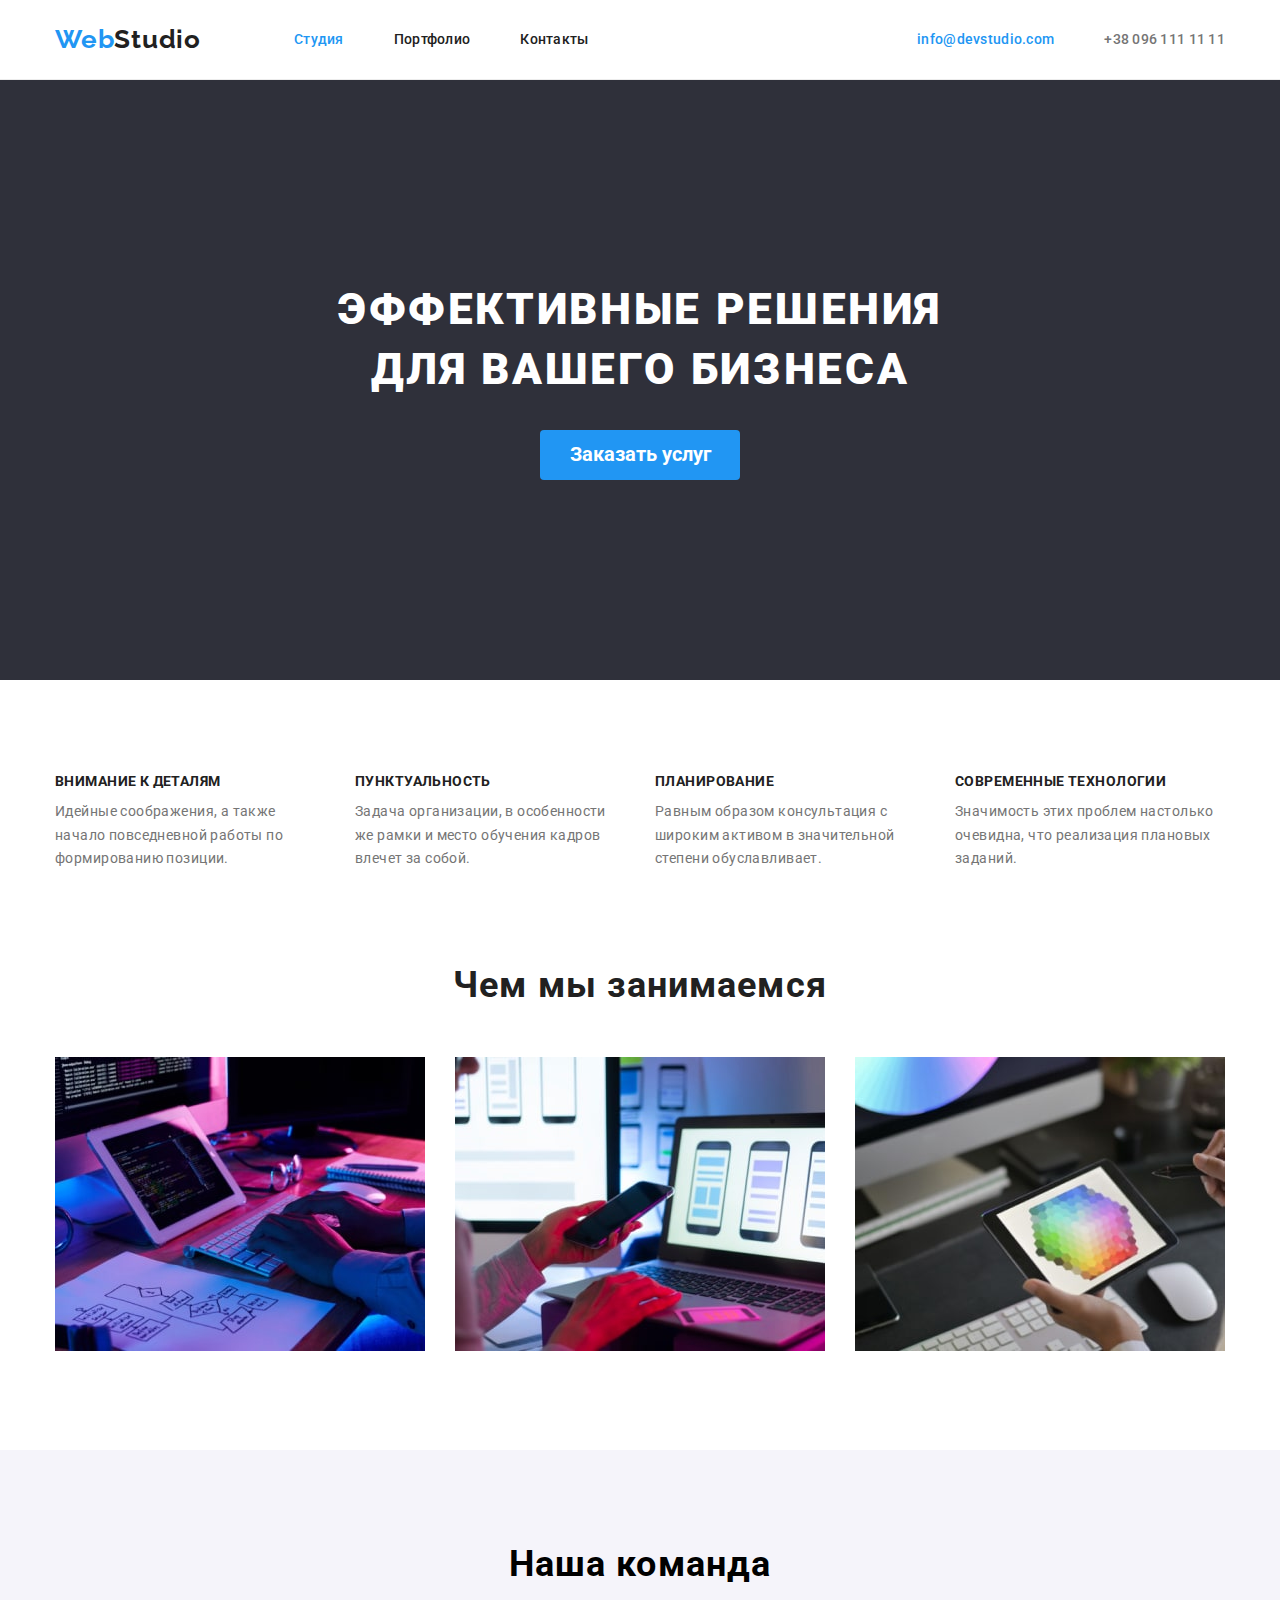
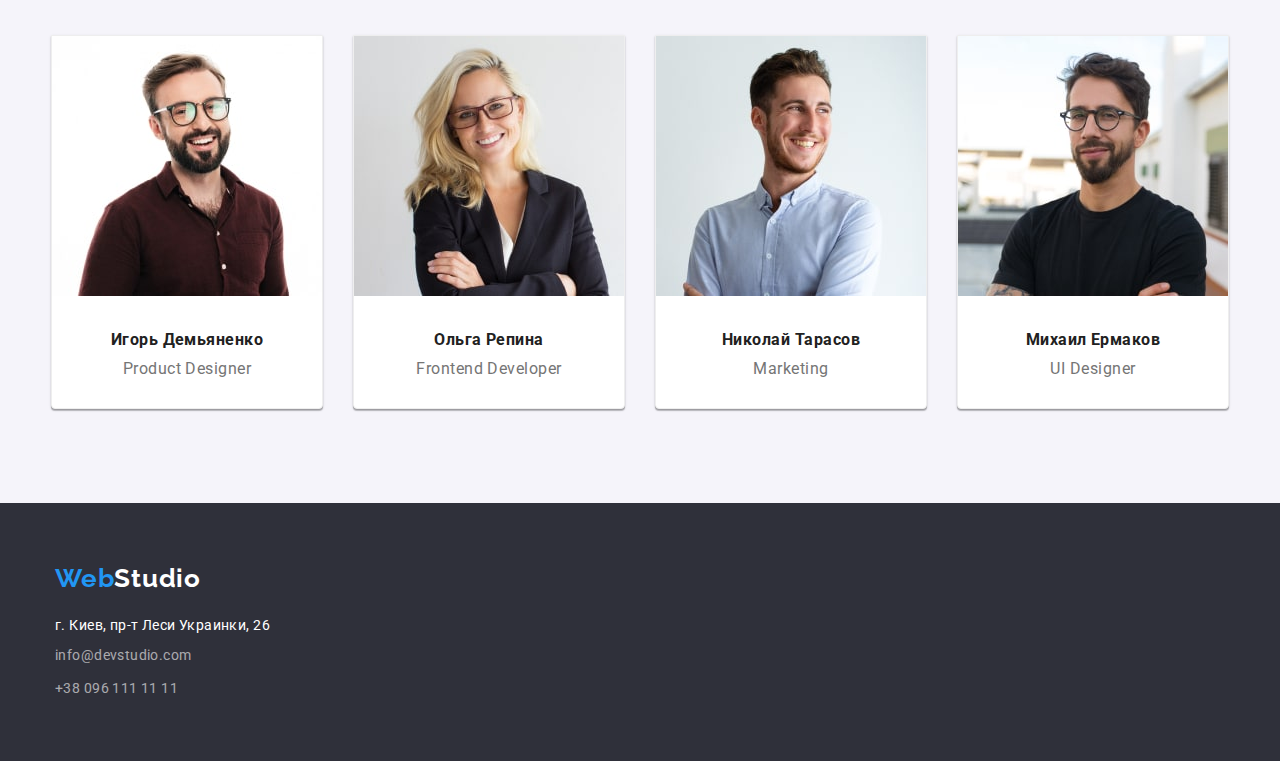
<file: index.html>
<!DOCTYPE html>
<html lang="en">
<head>
    <meta charset="UTF-8">
    <meta http-equiv="X-UA-Compatible" content="IE=edge">
    <meta name="viewport" content="width=device-width, initial-scale=1.0">
    <title>Document</title>
    <link rel="stylesheet" href="https://cdnjs.cloudflare.com/ajax/libs/modern-normalize/1.1.0/modern-normalize.min.css"
       crossorigin="anonymous"
      referrerpolicy="no-referrer"
      >
    <link rel="stylesheet" href="./css/style.css" />
    <link rel="preconnect" href="https://fonts.googleapis.com">
    <link rel="preconnect" href="https://fonts.gstatic.com" crossorigin>
    <link href="https://fonts.googleapis.com/css2?family=Raleway:wght@400;500;700;900&family=Roboto:wght@400;500;700;900&display=swap" rel="stylesheet">
    
</head>
<body>
<header class="heading ">
    <div class="container">
    <div class="all_in">
    <a class="webstydia" href="index.html">Web<span class="shit">Studio</span></a>
    <nav>
        <ul class="menu">
            <li class="menu_list"><a class="studia bly" href="index.html">Студия</a></li>
            <li class="menu_list"><a class="portfolio " href="portfolio.html">Портфолио</a></li>
            <li class="menu_list"><a  class="contacs" href="">Контакты</a></li>
        </ul>
    </nav>
    <ul class="call">
    <li class="call_top"><a class="mail" href="malito:info@devstudio.com">info@devstudio.com</a></li>
    <li class="call_top"><a class="telefon" href="tel:+380961111111">+38 096 111 11 11</a></li>
    </ul>
    </div>
</div>
</header>
<main >
    <section class="main__hi">
      
    <h1 class="hi__title">
        Эффективные решения для вашего бизнеса
    </h1>
    <button type="button" class="hi__button">Заказать услуг</button>
    </section>
    <section class="main__content " >
        <div class="container">
           
            <ul  class="content__adv"> 
                <li class="content__adv_item-title">
                    <h3 class="content__adv_item-title-text">Внимание к деталям</h3>
                    <p class="content__adv_item-text">Идейные соображения, а также начало повседневной работы по формированию позиции.</p>
                </li>
                <li class="content__adv_item-title">
                    <h3 class="content__adv_item-title-text">Пунктуальность</h3>
                    <p class="content__adv_item-text">Задача организации, в особенности же рамки и место обучения кадров влечет за собой.</p>
                </li>
                <li class="content__adv_item-title">
                    <h3 class="content__adv_item-title-text">Планирование</h3>
                    <p class="content__adv_item-text">Равным образом консультация с широким активом в значительной степени обуславливает.</p>
                </li>   
                <li class="content__adv_item-title">
                    <h3 class="content__adv_item-title-text">Современные технологии</h3>
                    <p class="content__adv_item-text">Значимость этих проблем настолько очевидна, что реализация плановых заданий.</p>
                </li>
                
            </ul>
        </div>
    </section>       
    <section class="content__what section">
        <div class="container">
        <h2 class="content__what_title">
            Чем мы занимаемся
        </h2>
            <ul class="content__what_imgs">
                <li class="interactiv">
                 <img class="content__what_imgs-image" 
                    src="./image/note.jpg" 
                    alt="мужчина с планшетом"
                    height: 294px;
                    width: 370px;
                >
                </li>
                <li class="interactiv">
                    <img class="content__what_imgs-image" 
                    src="./image/note_2.jpg" 
                    alt="мужчина с пультом "
                    height: 294px;
                    width: 370px;
                >
                </li>
                <li class="interactiv">
                    <img class="content__what_imgs-image" 
                    src="./image/note_3.jpg" 
                    alt="мужчина с цветами"
                    height: 294px;
                    width: 370px;
                >
                </li>
            </ul>
        </div>
    </section>
    <section class="workspake section">
        <div class="container">
        <h2 class="team">Наша команда</h2>
        <ul class="items-2">
            <li class="item">
                <img 
                    src="./image/igor.jpg" 
                    alt="Igor Demcheko"
                    height: 260px;
                    width: 270px;
                    >
                <div class="peoples_icon">
                <h3 class="peoples">Игорь Демьяненко</h3>
                <p class="peoples-2">Product Designer</p>
                </div>
                </img>
            </li>
            <li class="item">
                <img 
                    src="./image/olga.jpg" 
                    alt="Olga Repinna"
                    height: 260px;
                    width: 270px;>
                    <div class="peoples_icon">
                 <h3 class="peoples">Ольга Репина</h3>
                <p class="peoples-2">Frontend Developer</p>
                </div>
                </img>
            </li>
            <li class="item">
                <img 
                    src="./image/nikolya.jpg" 
                    alt="Nikolay Taracov"
                    height: 260px;
                    width: 270px;>
                    <div class="peoples_icon">
                 <h3 class="peoples">Николай Тарасов</h3>
                <p class="peoples-2">Marketing</p>
                </div>
                </img>
            </li>
            <li  class="item">
                <img 
                    src="./image/mixail.jpg" 
                    alt="Mixail Ermacov"
                    height: 260px;
                    width: 270px;>
                    <div class="peoples_icon">
                <h3 class="peoples">Михаил Ермаков</h3>
                <p class="peoples-2">UI Designer</p>
                    </div>
                </img>
            </li>
        </ul>
        </div>
    </section>
</main>
<footer class="end ">
    <div class="container">   
    <a class="webstydia_2" href="index.html">Web<span class="shit-2">Studio</span></a>   
    <address class="adress">
        <p >г. Киев, пр-т Леси Украинки, 26</p>
    </address>       
    <ul class="call-2">
        <li class="nav_bottom"> <a class="mail_2" href="malito:info@devstudio.com">info@devstudio.com</a></li>
        <li > <a class="telefon_2" href="tel:+380961111111">+38 096 111 11 11</a></li>
     </ul>
     
    </div>
</footer>
</body>
</html>
</file>
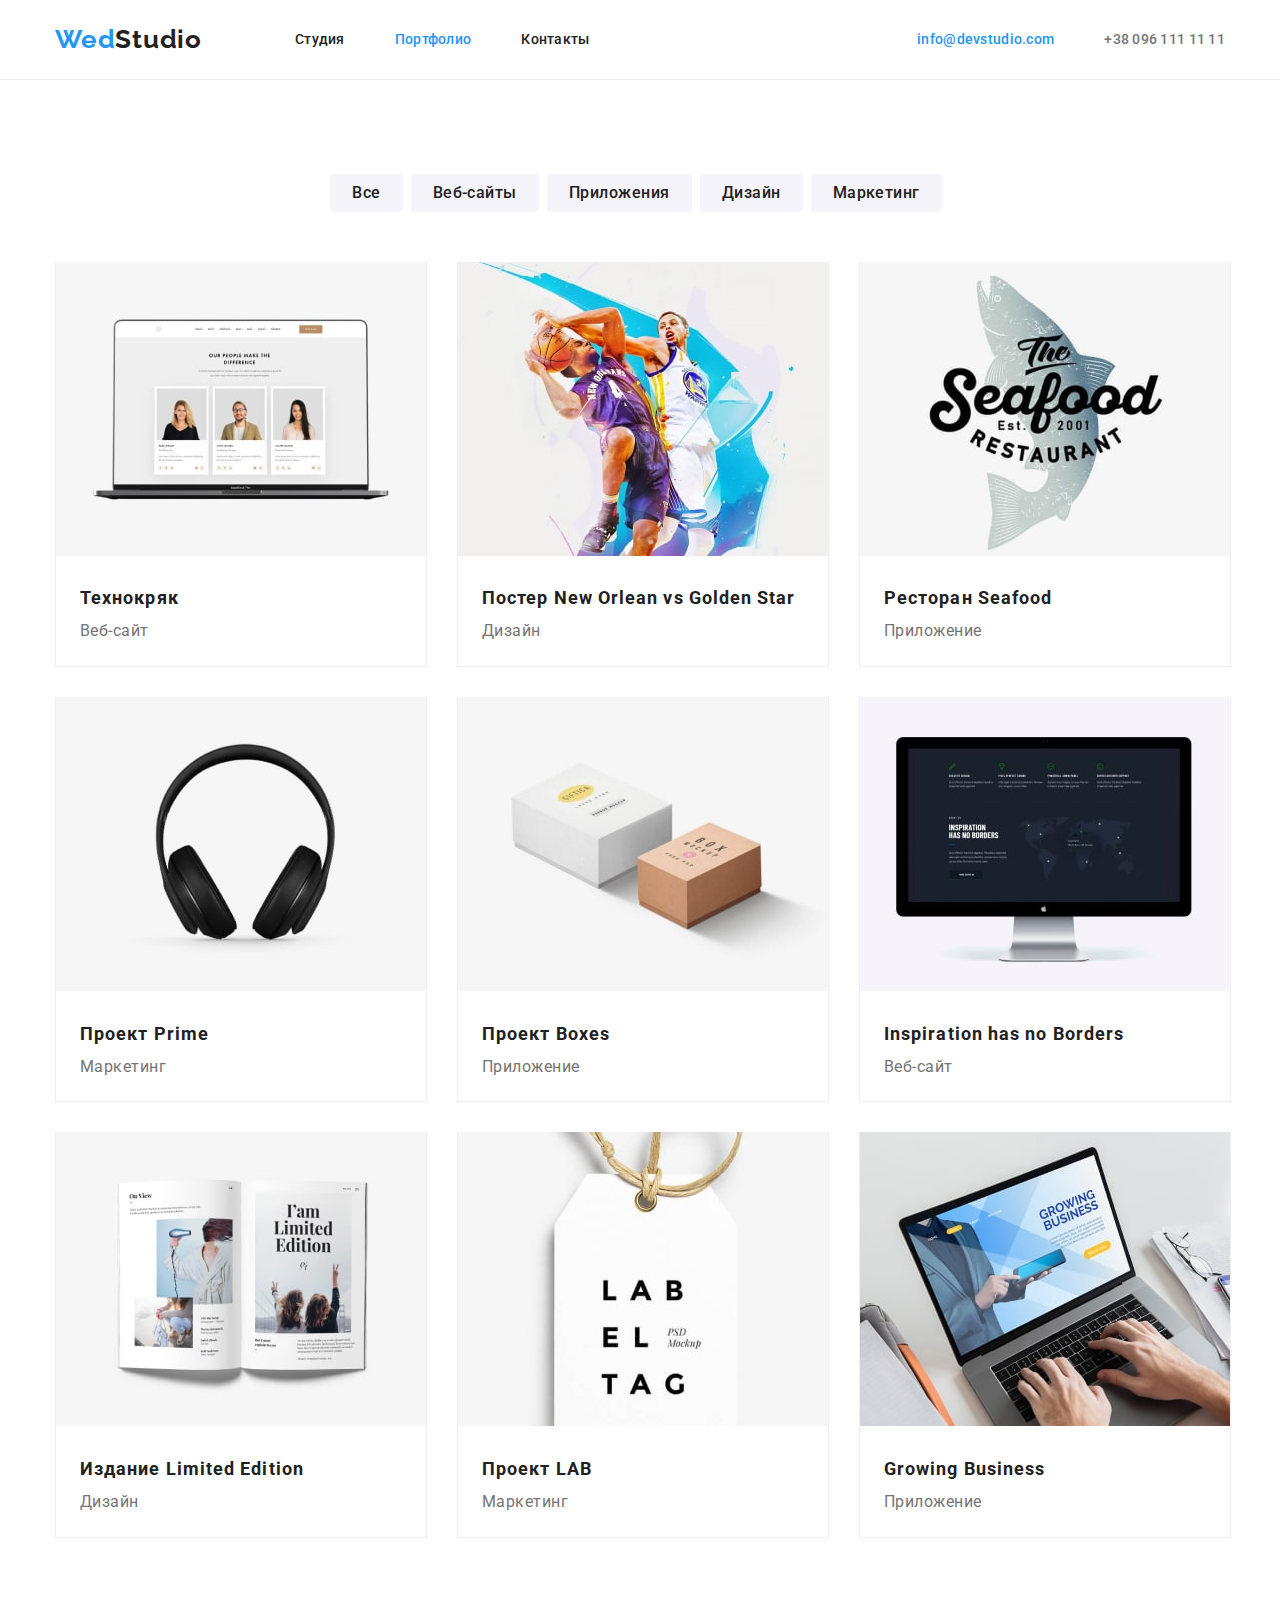
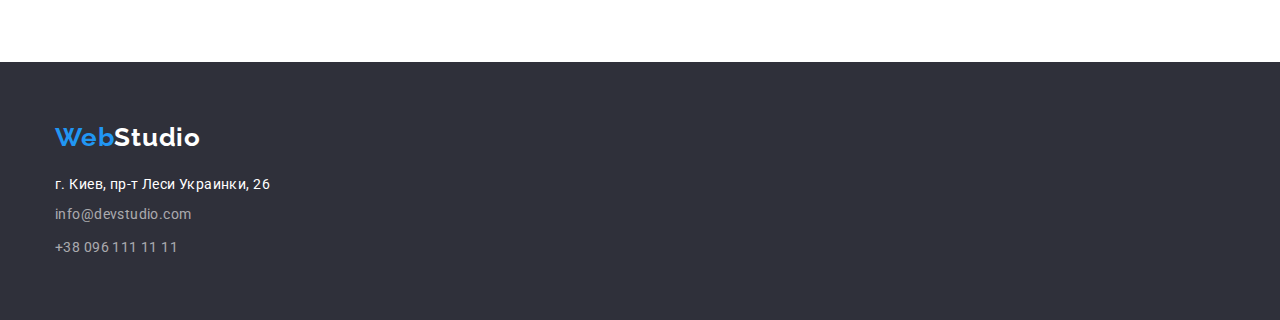
<file: portfolio.html>
<!DOCTYPE html>
<html lang="en">
<head>
    <meta charset="UTF-8">
    <meta http-equiv="X-UA-Compatible" content="IE=edge">
    <meta name="viewport" content="width=device-width, initial-scale=1.0">
    <title>Document</title>
    <link rel="stylesheet" href="https://cdnjs.cloudflare.com/ajax/libs/modern-normalize/1.1.0/modern-normalize.min.css"
        crossorigin="anonymous" 
        referrerpolicy="no-referrer"
    >
    <link rel="stylesheet" href="./css/style.css" />
    <link rel="preconnect" href="https://fonts.googleapis.com">
    <link rel="preconnect" href="https://fonts.gstatic.com" crossorigin>
    <link href="https://fonts.googleapis.com/css2?family=Raleway:wght@400;500;700;900&family=Roboto:wght@400;500;700&display=swap" rel="stylesheet">
    
</head>
<body>
<header class="heading ">
    <div class="container">
        <div class="all_in">
            <a class="webstydia" href="index.html">Wed<span class="shit">Studio</span></a>
            <nav>
                <ul class="menu">
                    <li class="menu_list"><a class="studia " href="index.html">Студия</a></li>
                    <li class="menu_list"><a class="portfolio bly" href="portfolio.html">Портфолио</a></li>
                    <li class="menu_list"><a class="contacs" href="">Контакты</a></li>
                </ul>
            </nav>
            <ul class="call">
                <li class="call_top"><a class="mail" href="malito:info@devstudio.com">info@devstudio.com</a></li>
                <li class="call_top"><a class="telefon" href="tel:+380961111111">+38 096 111 11 11</a></li>
            </ul>
        </div>
    </div>
</header>
    <main>
        <section class="main section">
            <div class="container">
                <ul class="buttons">
                    <li class="port-butts"><button class="button" type="button">Все</button></li>
                    <li class="port-butts"><button class="button" type="button">Веб-сайты</button></li>
                    <li class="port-butts"><button class="button" type="button">Приложения</button></li>
                    <li class="port-butts"><button class="button" type="button">Дизайн</button></li>
                    <li class="port-butts"><button class="button" type="button">Маркетинг</button></li>
                </ul>
            </div>   
            <div class="container">
                <ul class="items">
                    <div class="blocks">
                    <li class="item_3">
                        <img class="bot"
                            src="./image_portfolio/top_1.jpg" 
                            alt="ноутбук">
                            <div class="pictures">
                            <h3 class="bot-title">Технокряк </h3>
                            <p class="bot-pre-title">Веб-сайт</p>
                            </div>
                        </img>
                    </li>
                    </div>
                    <div class="blocks">
                    <li class="item_3">
                        <img class="bot"
                            src="./image_portfolio/top_2.jpg" 
                            alt="постер">
                            <div class="pictures">
                            <h3 class="bot-title">Постер New Orlean vs Golden Star</h3>
                            <p class="bot-pre-title">Дизайн</p>
                            </div>
                        </img>
                    </li>
                    </div>
                    <div class="blocks">
                    <li class="item_3">
                        <img class="bot"
                        src="./image_portfolio/top_3.jpg" alt="ресторан">
                            <div class="pictures">
                            <h3 class="bot-title"> Ресторан Seafood</h3>
                             <p class="bot-pre-title">Приложение</p>
                            </div>
                        </img>
                    </li >
                    </div>
                    <div class="blocks">
                    <li class="item_3">
                        <img class="bot" 
                            src="./image_portfolio/midle_1.jpg" alt="наушники">
                            <div class="pictures">
                            <h3 class="bot-title"> Проект Prime</h3>
                            <p class="bot-pre-title">Маркетинг</p>
                            </div>
                        </img>
                    </li>
                    </div>
                    <div class="blocks">
                    <li class="item_3">
                        <img class="bot" 
                            src="./image_portfolio/midle_2.jpg" alt="коробочки">
                            <div class="pictures">
                            <h3 class="bot-title"> Проект Boxes </h3>
                            <p class="bot-pre-title">Приложение</p>
                            </div>
                        </img>
                    </li>
                    </div>
                    <div class="blocks">
                    <li class="item_3">
                        <img class="bot" 
                            src="./image_portfolio/midle_3.jpg" alt="mac">
                            <div class="pictures">
                            <h3 class="bot-title">Inspiration has no Borders</h3>
                            <p class="bot-pre-title">Веб-сайт</p>
                            </div>
                        </img>
                    </li>
                    </div>
                    <div class="blocks">
                    <li class="item_3">
                        <img class="bot"
                            src="./image_portfolio/down_1.jpg" alt="издание">
                            <div class="pictures">
                            <h3 class="bot-title">Издание Limited Edition </h3>
                            <p class="bot-pre-title">Дизайн</p>
                            </div>
                        </img>
                    </li>
                    </div>
                    <div class="blocks">
                    <li class="item_3">
                        <img class="bot"
                            src="./image_portfolio/down_2.jpg" alt="проект">
                         <div class="pictures">
                            <h3 class="bot-title">Проект LAB</h3>
                            <p class="bot-pre-title">Маркетинг</p>
                         </div>
                        </img>
                    </li>
                    </div>
                    <div class="blocks">
                    <li class="item_3">
                        <img class="bot"
                            src="./image_portfolio/down_3.jpg" alt="notebook_2">
                           <div class="pictures">
                            <h3 class="bot-title">Growing Business </h3>
                            <p class="bot-pre-title">Приложение</p>
                           </div>
                        </img>
                    </li>
                    </div>
                </ul>
            </div>
            </div>
        </section>
    </main>
<footer class="end ">
    <div class="container">
        <a class="webstydia_2" href="index.html">Web<span class="shit-2">Studio</span></a>
        <address class="adress">
            <p>г. Киев, пр-т Леси Украинки, 26</p>
        </address>
        <ul class="call-2">
            <li class="nav_bottom"> <a class="mail_2" href="malito:info@devstudio.com">info@devstudio.com</a></li>
            <li> <a class="telefon_2" href="tel:+380961111111">+38 096 111 11 11</a></li>
        </ul>
    </div>
</footer>
</body>
</html>
</file>
<file: css/style.css>
body {
  font-family: "Roboto", sans-serif;
}
.container {
  width: 1200px;
  padding-left: 15px;
  padding-right: 15px;
  margin-left: auto;
  margin-right: auto;
}
ul {
  padding: 0;
  margin: 0;
  list-style: none;
}
.ul,
li {
  list-style: none;
  padding: 0;
  margin: 0;
}
.section {
  padding-top: 94px;
  padding-bottom: 94px;
}
h1,
h2,
h3,
p {
  margin: 0;
}
/* хедер для всех */
.heading {
  border-bottom: 1px solid #ececec;
  padding-top: 24px;
  padding-bottom: 24px;
}
.all_in {
  display: flex;
  align-items: center;
}
.menu {
  display: flex;
  list-style: none;
}
.menu_list {
  margin-right: 50px;
}
.menu_list:last-child {
  margin-right: 0;
}
.webstydia {
  text-decoration: none;
  cursor: pointer;
  font-family: Raleway;
  font-weight: 700;
  font-size: 26px;
  line-height: 1.19;
  letter-spacing: 0.03em;
  color: #2196f3;
  margin-right: 93px;
}
.shit {
  color: #212121;
}

.studia {
  text-decoration: none;
  font-size: 14px;
  font-weight: 500;
  line-height: 1.14;
  letter-spacing: 0.02em;
  text-align: left;
  color: #212121;
  cursor: pointer;
}
.portfolio {
  text-decoration: none;
  font-size: 14px;
  font-weight: 500;
  line-height: 1.14;
  letter-spacing: 0.02em;
  text-align: left;
  color: #212121;
  cursor: pointer;
}
.contacs {
  text-decoration: none;
  font-size: 14px;
  font-weight: 500;
  line-height: 1.14;
  letter-spacing: 0.02em;
  text-align: left;
  color: #212121;
  cursor: pointer;
}

.bly {
  color: #2196f3;
}

.mail {
  font-size: 14px;
  font-weight: 500;
  line-height: 1.14;
  letter-spacing: 0.02em;
  color: #2196f3;
  text-decoration: none;
}
.telefon {
  font-size: 14px;
  font-weight: 500;
  line-height: 1.14;
  letter-spacing: 0.02em;
  color: #757575;
  text-decoration: none;
  white-space: nowrap;
}
.call {
  list-style: none;
  display: flex;
  margin-left: auto;
}
.call_top {
  margin-right: 50px;
}
.call_top:last-child {
  margin-right: 0;
}
/* конец общей верхней части */
/* главная */
/* С груповой фоткой+ модальное меню */
.main__hi {
  display: flex;
  justify-content: center;
  align-items: center;
  flex-direction: column;
  padding-top: 200px;
  padding-bottom: 200px;

  left: 0px;
  background: #2f303a;
}
.hi__title {
  width: 696px;
  font-weight: 900;
  font-size: 44px;
  line-height: 136%;
  text-align: center;
  letter-spacing: 0.06em;
  text-transform: uppercase;
  color: #ffffff;
  margin-bottom: 30px;
}
.hi__button {
  width: 200px;
  font-family: Roboto;
  height: 50px;
  font-weight: 700;
  font-size: 20px;
  background: #2196f3;
  border: 0;
  color: #fff;
  cursor: pointer;
  border-radius: 4px;
  text-align: center;
}
/* С Иконками svg */
.main__content {
  text-decoration: none;
  padding-top: 94px;
}
.content__adv {
  display: flex;
}
.content__adv_item-title {
  margin-right: 30px;
}
.content__adv_item-title:last-child {
  margin-right: 0;
}

.content__adv_item-title-text {
  width: 270px;
  font-size: 14px;
  font-weight: 700;
  line-height: 1.14;
  letter-spacing: 0.03em;
  text-align: left;
  color: #212121;
  padding-bottom: 10px;
  text-transform: uppercase;
  white-space: nowrap;
}

.content__adv_item-text {
  font-size: 14px;
  font-weight: 400;
  line-height: 1.71;
  letter-spacing: 0.03em;
  text-align: left;
  color: #757575;
}
.interactiv {
  margin-right: 30px;
}
.interactiv:last-child {
  margin-right: 0;
}
/*.interactiv:first-child {
  
}
*/
/* 3 фотографии */
.content__what_title {
  font-size: 36px;
  line-height: 1.16;
  text-align: center;
  letter-spacing: 0.03em;
  color: #212121;
  margin-bottom: 50px;
}

.content__what_imgs {
  list-style: none;
  display: flex;
}

.workspake {
  background-color: #f5f4fa;
}
.items-2 {
  list-style: none;
  display: flex;
  justify-content: center;
}
/* Люди с svg */
.team {
  display: flex;
  justify-content: center;
  font-size: 36px;
  font-weight: 700;
  line-height: 1.16;
  letter-spacing: 0.03em;
  margin-bottom: 50px;
}
.item {
  margin-right: 30px;

  text-align: center;
  border: 1px solid #eeeeee;
  background: #ffffff;
  box-shadow: 0px 1px 3px rgba(0, 0, 0, 0.12), 0px 1px 1px rgba(0, 0, 0, 0.14),
    0px 2px 1px rgba(0, 0, 0, 0.2);
  border-radius: 0px 0px 4px 4px;
}
.item:last-child {
  margin-right: 0;
}
.peoples_icon {
  padding-bottom: 30px;
  padding-top: 30px;
}
.peoples {
  font-size: 16px;
  line-height: 1.18;
  letter-spacing: 0.03em;
  color: #212121;
  padding-bottom: 10px;
}
.peoples-2 {
  font-size: 16px;
  line-height: 1.18;
  letter-spacing: 0.03em;
  font-weight: 400;

  color: #757575;
}
/* Будет блок */
/* Главная конец */
.main {
  display: flex;
  flex-direction: column;
}
.port-butts {
  margin-right: 8px;
}
.buttons {
  display: flex;
  justify-content: center;
  margin-bottom: 50px;
}
.button {
  border: none;
  font-family: inherit;
  color: inherit;
  background-color: transparent;
  cursor: pointer;
  border-radius: 4px;
  padding: 6px 22px;
  text-decoration: none;
  font-weight: 500;
  font-size: 16px;
  line-height: 1.62;
  letter-spacing: 0.03em;
  color: #212121;
  background: #f5f4fa;
  white-space: nowrap;
}
.button:hover {
  color: #ffffff;
  background-color: #2196f3;
}
/* Карттинки */

.items {
  list-style: none;
  width: 1200px;
  display: flex;
  flex-wrap: wrap;
  text-align: left;
}

.item_3 {
  background: #ffffff;
  border-bottom: 1px solid #eeeeee;
  border-right: 1px solid #eeeeee;
  border-left: 1px solid #eeeeee;
  box-sizing: border-box;
}
.blocks {
  margin-bottom: 30px;
  margin-right: 30px;
}
.blocks:nth-child(3n) {
  margin-right: 0;
}
.pictures {
  padding-left: 24px;
  padding-right: 24px;
  padding-top: 20px;
  padding-bottom: 20px;
}

.bot-title {
  font-size: 18px;
  font-weight: 700;
  line-height: 2;
  letter-spacing: 0.06em;
  text-align: left;
  color: #212121;
}
.bot-pre-title {
  font-size: 16px;
  font-weight: 400;
  line-height: 1.87;
  letter-spacing: 0.03em;
  text-align: left;
  color: #757575;
}
/*
.bot {
  width: 370px;
  height: 294px;
  left: 215px;
  top: 262px;
}*/

/* Футер для всех */
.end {
  background-color: #2f303a;
  padding-top: 60px;
  padding-bottom: 60px;
}

.webstydia_2 {
  text-decoration: none;
  cursor: pointer;
  font-family: Raleway;
  font-weight: bold;
  font-size: 26px;
  line-height: 1.19;
  letter-spacing: 0.03em;
  color: #2196f3;
  margin-bottom: 20px;

  display: block;
}

.adress {
  width: 231px;
  height: 21px;
  font-style: normal;
  font-size: 14px;
  line-height: 1.71;
  letter-spacing: 0.03em;
  color: #ffffff;
  padding-bottom: 9px;
}

.shit-2 {
  color: #ffffff;
}

.mail_2 {
  font-size: 14px;
  line-height: 1.71;
  letter-spacing: 0.03em;
  color: rgba(255, 255, 255, 0.6);
  text-decoration: none;
}
.telefon_2 {
  width: 231px;
  height: 21px;
  font-size: 14px;
  line-height: 1.71;
  letter-spacing: 0.03em;
  text-decoration: none;
  color: rgba(255, 255, 255, 0.6);
}
.nav_bottom {
  padding-top: 9px;
  padding-bottom: 9px;
}
.call-2 {
  list-style: none;
  padding-left: 0;
}
</file>
